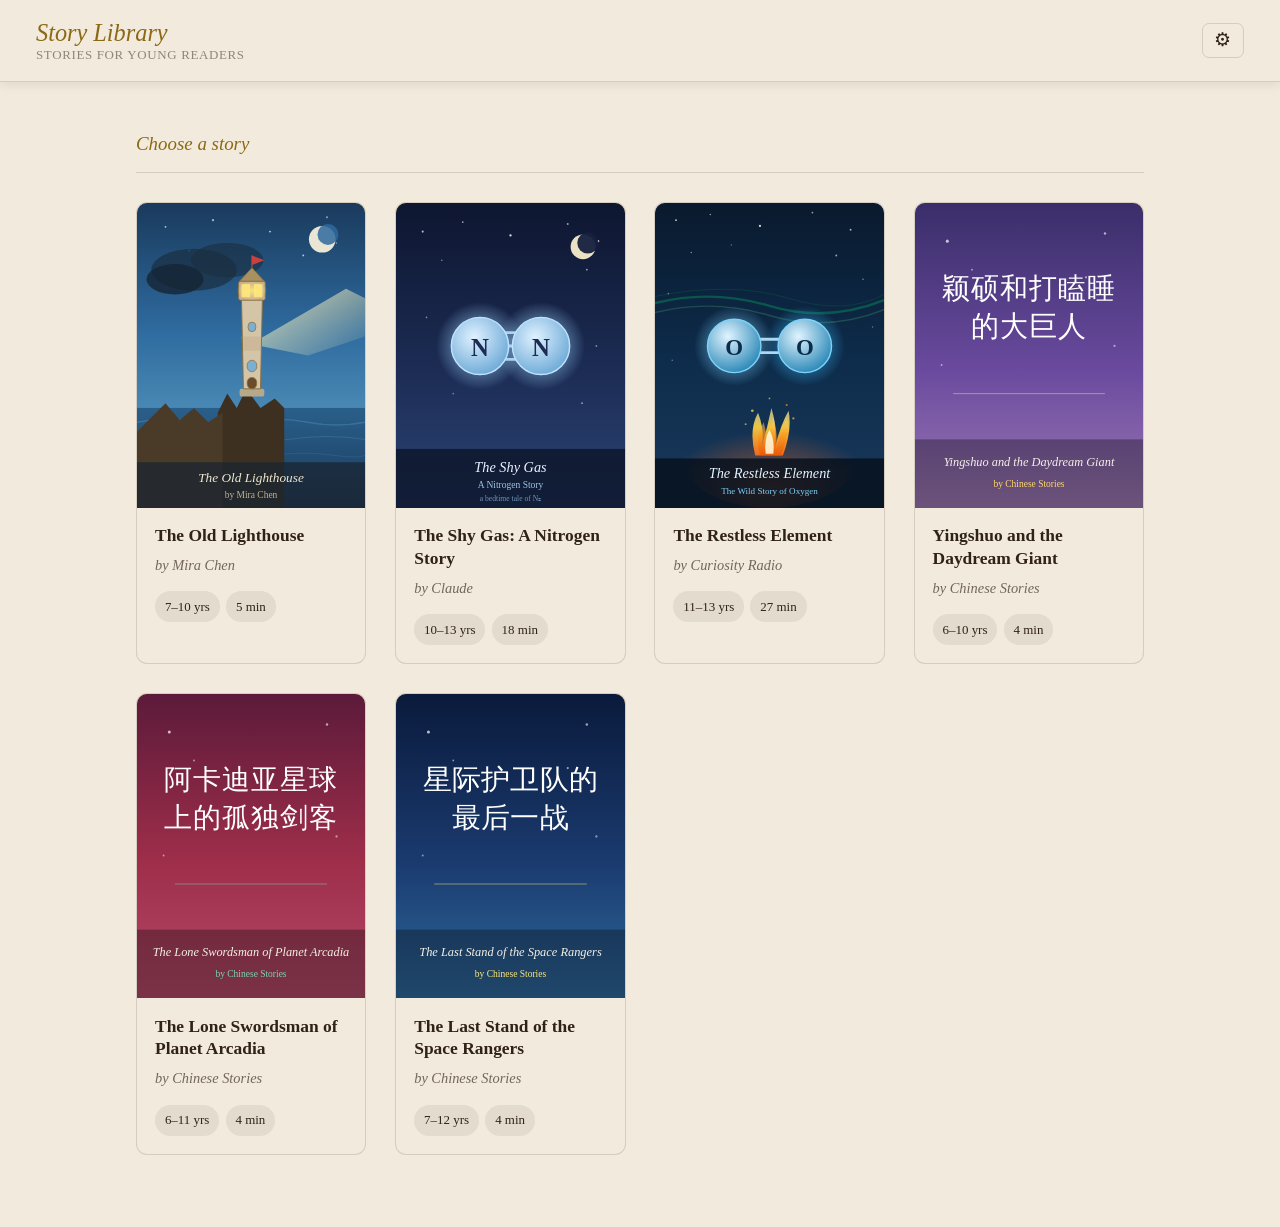
<file: index.html>
<!DOCTYPE html>
<html lang="en">
<head>
  <meta charset="UTF-8">
  <meta name="viewport" content="width=device-width, initial-scale=1.0">
  <title>Story Library</title>
  <link rel="stylesheet" href="css/base.css">
  <link rel="stylesheet" href="css/library.css">
</head>
<body class="library-page">

  <header class="library-header">
    <div class="library-logo">
      <span class="library-logo-title">Story Library</span>
      <span class="library-logo-sub">Stories for young readers</span>
    </div>
    <button class="icon-btn" id="settings-btn" aria-label="Open reading settings">&#9881;</button>
  </header>

  <main class="library-main">
    <h2 class="library-section-title">Choose a story</h2>
    <div id="library-grid">
      <p class="library-empty">Loading stories&hellip;</p>
    </div>
  </main>

  <!-- Settings dialog (identical markup on every page) -->
  <dialog id="settings-panel" aria-label="Reading settings">
    <div class="settings-header">
      <h2>Reading Settings</h2>
      <button class="settings-close-btn" id="settings-close" aria-label="Close settings">&#10005;</button>
    </div>
    <div class="settings-body">

      <div class="setting-row">
        <div class="setting-row-label">
          <span>Font Size</span>
          <span class="setting-value" id="font-size-value"></span>
        </div>
        <input type="range" id="setting-font-size" min="14" max="26" step="1" aria-label="Font size">
      </div>

      <div class="setting-row">
        <div class="setting-row-label"><span>Font</span></div>
        <select id="setting-font-family" aria-label="Font family">
          <option value="Georgia, 'Times New Roman', serif">Georgia (Classic)</option>
          <option value="Palatino, 'Palatino Linotype', 'Book Antiqua', serif">Palatino (Elegant)</option>
          <option value="'Book Antiqua', Palatino, serif">Book Antiqua</option>
          <option value="Verdana, Geneva, sans-serif">Verdana (Easy to read)</option>
        </select>
      </div>

      <div class="setting-row">
        <div class="setting-row-label">
          <span>Background Warmth</span>
          <span class="setting-value" id="warmth-value"></span>
        </div>
        <input type="range" id="setting-warmth" min="0" max="100" step="1" aria-label="Background warmth">
      </div>

      <div class="setting-row">
        <div class="setting-row-label">
          <span>Line Height</span>
          <span class="setting-value" id="line-height-value"></span>
        </div>
        <input type="range" id="setting-line-height" min="14" max="24" step="1" aria-label="Line height">
      </div>

      <div class="setting-row">
        <div class="setting-row-label">
          <span>Paragraph Spacing</span>
          <span class="setting-value" id="paragraph-gap-value"></span>
        </div>
        <input type="range" id="setting-paragraph-gap" min="5" max="22" step="1" aria-label="Paragraph spacing">
      </div>

    </div>
    <div class="settings-footer">
      <button class="settings-reset-btn" id="settings-reset">Reset to defaults</button>
    </div>
  </dialog>

  <script type="module" src="js/settings.js"></script>
  <script type="module" src="js/library.js"></script>
</body>
</html>
</file>
<file: css/base.css>
@font-face {
  font-family: 'KaiTiRegular';
  src: url('../fonts/KaiTiRegular.ttf') format('truetype');
  font-display: swap;
}

:root {
  --reader-bg: #f5efe6;
  --reader-text: #3b2f1e;
  --reader-font-family: Georgia, 'Times New Roman', serif;
  --reader-font-size: 18px;
  --reader-line-height: 1.85;
  --reader-paragraph-gap: 1.4em;
  --reader-max-width: 68ch;

  --ui-accent: #8b6914;
  --ui-accent-light: rgba(139, 105, 20, 0.12);
  --ui-border: rgba(59, 47, 30, 0.15);
  --ui-shadow: rgba(59, 47, 30, 0.1);
  --narrating-bg: rgba(212, 160, 23, 0.09);
  --narrating-border: #d4a017;
}

*, *::before, *::after {
  box-sizing: border-box;
  margin: 0;
  padding: 0;
}

html {
  background-color: var(--reader-bg);
  color: var(--reader-text);
  font-family: var(--reader-font-family);
  font-size: var(--reader-font-size);
  line-height: var(--reader-line-height);
}

body {
  min-height: 100vh;
  min-height: -webkit-fill-available;
  background-color: var(--reader-bg);
  color: var(--reader-text);
  transition: background-color 0.3s, color 0.3s;
}

/* ── Settings dialog ─────────────────────────────── */

dialog {
  border: none;
  border-radius: 14px;
  padding: 0;
  box-shadow: 0 8px 40px rgba(0, 0, 0, 0.22);
  max-width: 440px;
  width: 92vw;
  background-color: var(--reader-bg);
  color: var(--reader-text);
}

dialog::backdrop {
  background: rgba(0, 0, 0, 0.45);
  backdrop-filter: blur(2px);
}

.settings-header {
  display: flex;
  align-items: center;
  justify-content: space-between;
  padding: 1.2rem 1.5rem 1rem;
  border-bottom: 1px solid var(--ui-border);
}

.settings-header h2 {
  font-size: 1.05rem;
  font-style: italic;
  font-weight: normal;
  color: var(--ui-accent);
}

.settings-close-btn {
  background: none;
  border: none;
  font-size: 1.3rem;
  cursor: pointer;
  color: var(--reader-text);
  opacity: 0.5;
  line-height: 1;
  padding: 0.2rem 0.4rem;
  border-radius: 4px;
}

.settings-close-btn:hover {
  opacity: 1;
  background: var(--ui-border);
}

.settings-body {
  padding: 1.2rem 1.5rem;
  display: flex;
  flex-direction: column;
  gap: 1.3rem;
}

.setting-row {
  display: flex;
  flex-direction: column;
  gap: 0.5rem;
}

.setting-row-label {
  display: flex;
  justify-content: space-between;
  align-items: baseline;
}

.setting-row-label span:first-child {
  font-size: 0.82rem;
  font-weight: bold;
  letter-spacing: 0.03em;
  text-transform: uppercase;
  opacity: 0.65;
}

.setting-row-label .setting-value {
  font-size: 0.82rem;
  color: var(--ui-accent);
}

.setting-row input[type="range"] {
  width: 100%;
  accent-color: var(--ui-accent);
  cursor: pointer;
  height: 4px;
}

.setting-row select {
  width: 100%;
  padding: 0.5rem 0.6rem;
  border: 1px solid var(--ui-border);
  border-radius: 7px;
  background-color: var(--reader-bg);
  color: var(--reader-text);
  font-family: var(--reader-font-family);
  font-size: 0.9rem;
  cursor: pointer;
}

.settings-footer {
  padding: 0.9rem 1.5rem 1.2rem;
  border-top: 1px solid var(--ui-border);
  display: flex;
  justify-content: flex-end;
}

.settings-reset-btn {
  background: none;
  border: 1px solid var(--ui-border);
  border-radius: 7px;
  padding: 0.4rem 1rem;
  font-size: 0.82rem;
  cursor: pointer;
  color: var(--reader-text);
  opacity: 0.7;
  font-family: var(--reader-font-family);
}

.settings-reset-btn:hover {
  opacity: 1;
  background: var(--ui-border);
}

/* ── Badges ─────────────────────────────────────── */

.badge {
  display: inline-block;
  font-size: 0.72rem;
  background: rgba(59, 47, 30, 0.08);
  padding: 0.2rem 0.55rem;
  border-radius: 100px;
  white-space: nowrap;
  font-family: Georgia, serif;
}

.badge-resume {
  background: var(--ui-accent-light);
  color: var(--ui-accent);
}

/* ── Icon buttons shared ─────────────────────────── */

.icon-btn {
  background: none;
  border: 1px solid var(--ui-border);
  border-radius: 7px;
  padding: 0.38rem 0.65rem;
  font-size: 1.05rem;
  cursor: pointer;
  color: var(--reader-text);
  line-height: 1;
  transition: background 0.15s;
}

.icon-btn:hover {
  background: var(--ui-border);
}
</file>
<file: css/library.css>
/* ── Library page layout ─────────────────────────── */

.library-page {
  min-height: 100vh;
}

.library-header {
  display: flex;
  align-items: center;
  justify-content: space-between;
  padding: 1rem 2rem;
  border-bottom: 1px solid var(--ui-border);
  box-shadow: 0 2px 10px var(--ui-shadow);
  position: sticky;
  top: 0;
  z-index: 100;
  background-color: var(--reader-bg);
  transition: background-color 0.3s;
}

.library-logo {
  display: flex;
  flex-direction: column;
  line-height: 1.2;
}

.library-logo-title {
  font-size: 1.35rem;
  font-style: italic;
  color: var(--ui-accent);
  font-weight: normal;
}

.library-logo-sub {
  font-size: 0.72rem;
  opacity: 0.5;
  letter-spacing: 0.05em;
  text-transform: uppercase;
}

/* ── Main content ────────────────────────────────── */

.library-main {
  max-width: 1080px;
  margin: 0 auto;
  padding: 2.5rem 2rem 4rem;
}

.library-section-title {
  font-size: 1.05rem;
  font-style: italic;
  font-weight: normal;
  margin-bottom: 1.6rem;
  color: var(--ui-accent);
  border-bottom: 1px solid var(--ui-border);
  padding-bottom: 0.6rem;
}

/* ── Story grid ──────────────────────────────────── */

#library-grid {
  display: grid;
  grid-template-columns: repeat(auto-fill, minmax(190px, 1fr));
  gap: 1.6rem;
}

.library-empty {
  grid-column: 1 / -1;
  text-align: center;
  font-style: italic;
  opacity: 0.5;
  padding: 3rem 0;
}

/* ── Story card ──────────────────────────────────── */

.story-card {
  border: 1px solid var(--ui-border);
  border-radius: 11px;
  overflow: hidden;
  background-color: var(--reader-bg);
  transition: transform 0.2s ease, box-shadow 0.2s ease;
}

.story-card:hover {
  transform: translateY(-3px);
  box-shadow: 0 8px 24px var(--ui-shadow);
}

.card-link {
  text-decoration: none;
  color: inherit;
  display: block;
}

.card-cover {
  aspect-ratio: 3 / 4;
  background: linear-gradient(160deg, #c9a86c 0%, #7a5230 100%);
  overflow: hidden;
  display: flex;
  align-items: center;
  justify-content: center;
}

.card-cover img,
.card-cover svg {
  width: 100%;
  height: 100%;
  object-fit: cover;
  display: block;
}

.card-body {
  padding: 0.9rem 1rem 1rem;
  display: flex;
  flex-direction: column;
  gap: 0.3rem;
}

.card-title {
  font-size: 0.97rem;
  font-weight: bold;
  line-height: 1.3;
}

.card-author {
  font-size: 0.8rem;
  font-style: italic;
  opacity: 0.65;
  margin-bottom: 0.4rem;
}

.card-meta {
  display: flex;
  flex-wrap: wrap;
  gap: 0.35rem;
}

/* ── Responsive ──────────────────────────────────── */

@media (max-width: 480px) {
  .library-header {
    padding: 0.9rem 1.2rem;
  }

  .library-main {
    padding: 1.5rem 1.1rem 3rem;
  }

  #library-grid {
    grid-template-columns: repeat(auto-fill, minmax(150px, 1fr));
    gap: 1.1rem;
  }
}
</file>
